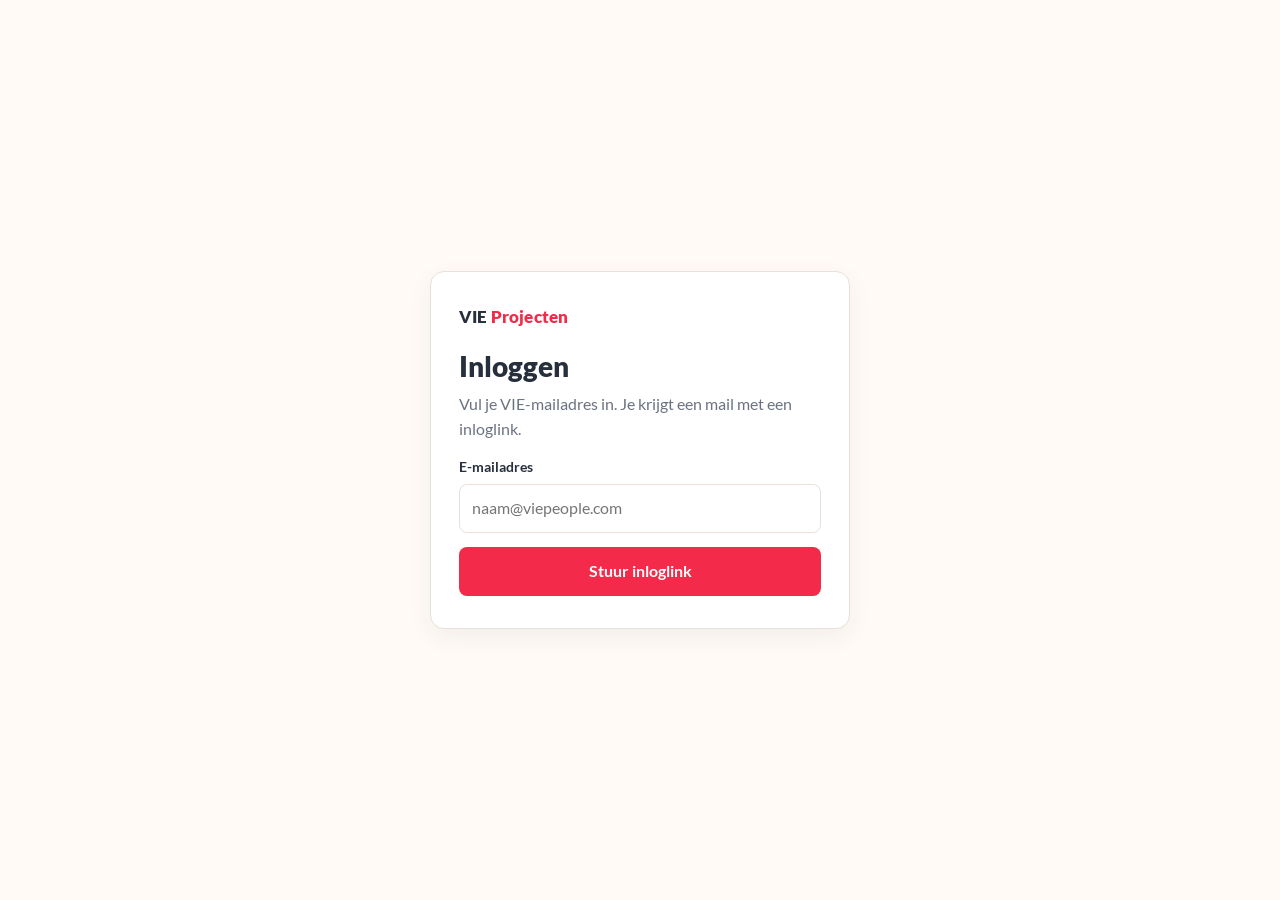
<file: site/index.html>
<!doctype html>
<html lang="nl">
<head>
  <meta charset="utf-8">
  <meta name="viewport" content="width=device-width, initial-scale=1">
  <meta name="robots" content="noindex, nofollow, noarchive">
  <title>VIE Projecten</title>
  <link rel="stylesheet" href="style.css">
</head>
<body>

  <!-- Laden -->
  <main id="scherm-laden" class="midden">
    <p class="zacht" id="laden-tekst">Even laden...</p>
  </main>

  <!-- Inloggen -->
  <main id="scherm-inloggen" class="midden" hidden>
    <div class="kaart">
      <p class="merk">VIE <span>Projecten</span></p>
      <h1>Inloggen</h1>
      <p class="zacht">Vul je VIE-mailadres in. Je krijgt een mail met een inloglink.</p>
      <p class="melding" id="inlog-melding" hidden></p>
      <form id="inlog-form" novalidate>
        <label for="email">E-mailadres</label>
        <input id="email" type="email" autocomplete="email" placeholder="naam@viepeople.com" required>
        <button type="submit" id="inlog-knop">Stuur inloglink</button>
      </form>
    </div>
  </main>

  <!-- Link verstuurd -->
  <main id="scherm-verstuurd" class="midden" hidden>
    <div class="kaart">
      <p class="merk">VIE <span>Projecten</span></p>
      <h1>Check je mail</h1>
      <p>Als <strong id="verstuurd-email"></strong> toegang heeft, staat er zo een inloglink in je inbox. Kijk ook even in je spam.</p>
      <p class="zacht">De link werkt één keer en is een uur geldig.</p>
      <button type="button" class="knop-licht" id="opnieuw-knop">Ander adres proberen</button>
    </div>
  </main>

  <!-- Geen toegang -->
  <main id="scherm-geen-toegang" class="midden" hidden>
    <div class="kaart">
      <p class="merk">VIE <span>Projecten</span></p>
      <h1>Geen toegang</h1>
      <p>Je bent ingelogd als <strong id="geen-toegang-email"></strong>, maar dit adres staat niet op de lijst.</p>
      <p class="zacht">Denk je dat dit niet klopt? Vraag Ryan om toegang.</p>
      <button type="button" class="knop-licht" data-uitloggen>Uitloggen</button>
    </div>
  </main>

  <!-- De site -->
  <div id="scherm-app" hidden>
    <header class="balk">
      <div class="balk-binnen">
        <p class="merk merk-licht">VIE <span>Projecten</span></p>
        <nav>
          <a href="#/bouwen" data-route="bouwen">Wat we bouwen</a>
          <a href="#/roadmap" data-route="roadmap">Roadmap</a>
        </nav>
        <div class="gebruiker">
          <span id="gebruiker"></span>
          <button type="button" class="knop-link" data-uitloggen>Uitloggen</button>
        </div>
      </div>
    </header>

    <main class="inhoud">
      <section id="pagina-bouwen" hidden>
        <h1>Wat we bouwen</h1>
        <p class="melding" data-laadfout hidden></p>
        <div class="tekst intro" data-tekst="intro"><p class="zacht">Inhoud laden...</p></div>

        <nav class="sectiemenu" aria-label="Op deze pagina">
          <button type="button" data-spring="sectie-projecten">Alle projecten</button>
          <button type="button" data-spring="sectie-viehr">viehr uitgelegd</button>
          <button type="button" data-spring="sectie-techniek">Techniek</button>
        </nav>

        <h2 id="sectie-projecten">Alle projecten</h2>
        <p class="zacht">Klik op een project voor doel, opbouw en open punten.</p>
        <div id="projecten"></div>

        <h2 id="sectie-viehr">viehr uitgelegd</h2>
        <div class="tekst" data-tekst="uitleg"></div>
        <h3>Per module</h3>
        <div id="modules"></div>

        <h2 id="sectie-techniek">Techniek</h2>
        <div class="tekst" data-tekst="techniek"></div>

        <p class="bijgewerkt" data-bijgewerkt></p>
      </section>

      <section id="pagina-roadmap" hidden>
        <h1>Roadmap</h1>
        <div class="tekst intro" data-tekst="roadmap_intro"></div>

        <h2>Planning</h2>
        <div id="planning"></div>

        <h2>Net afgerond</h2>
        <ul class="lijst" id="afgerond"></ul>

        <h2>Bewust geparkeerd</h2>
        <p class="zacht">Met het moment waarop het weer opgepakt wordt.</p>
        <ul class="lijst" id="geparkeerd"></ul>

        <h2>Open punten en risico's</h2>
        <div class="tekst" data-tekst="risicos"></div>

        <p class="bijgewerkt" data-bijgewerkt></p>
      </section>
    </main>
  </div>

  <script src="vendor/supabase-2.117.2.js"></script>
  <script src="config.js"></script>
  <script src="app.js"></script>
</body>
</html>
</file>
<file: site/style.css>
/* VIE Projecten: huisstijl VIE (crème, donkerblauw, rood, Lato). Lettertype staat lokaal, geen externe bronnen. */
@font-face { font-family: 'Lato'; font-weight: 400; font-style: normal; font-display: swap; src: url('fonts/lato-latin-400-normal.woff2') format('woff2'); }
@font-face { font-family: 'Lato'; font-weight: 700; font-style: normal; font-display: swap; src: url('fonts/lato-latin-700-normal.woff2') format('woff2'); }
@font-face { font-family: 'Lato'; font-weight: 900; font-style: normal; font-display: swap; src: url('fonts/lato-latin-900-normal.woff2') format('woff2'); }

:root {
  --creme: #FFFAF5;
  --blauw: #262F3B;
  --rood: #F32A49;
  --grijs: #6B7280;
  --lijn: #E7E1DA;
  --wit: #FFFFFF;
}

* { box-sizing: border-box; }
[hidden] { display: none !important; }

html, body { margin: 0; }
body {
  font-family: 'Lato', system-ui, -apple-system, 'Segoe UI', sans-serif;
  background: var(--creme);
  color: var(--blauw);
  font-size: 16px;
  line-height: 1.55;
  -webkit-font-smoothing: antialiased;
}

h1 { font-weight: 900; font-size: 1.75rem; line-height: 1.2; margin: 0 0 0.5rem; }
p { margin: 0 0 0.9rem; }
.zacht { color: var(--grijs); }

/* Merk */
.merk { font-weight: 900; font-size: 1.05rem; letter-spacing: 0.01em; margin: 0 0 1.25rem; }
.merk span { color: var(--rood); }
.merk-licht { color: var(--wit); margin: 0; }

/* Inlog- en meldingsschermen */
.midden { min-height: 100vh; display: flex; align-items: center; justify-content: center; padding: 24px 16px; }
.kaart {
  width: 100%; max-width: 420px;
  background: var(--wit);
  border: 1px solid var(--lijn);
  border-radius: 14px;
  padding: 32px 28px;
  box-shadow: 0 8px 24px rgba(38, 47, 59, 0.06);
}
label { display: block; font-weight: 700; font-size: 0.9rem; margin: 0.25rem 0 0.35rem; }
input[type=email] {
  width: 100%; font: inherit; color: inherit;
  padding: 11px 12px; border: 1px solid var(--lijn); border-radius: 8px; background: var(--wit);
}
input[type=email]:focus { outline: 2px solid var(--blauw); outline-offset: 1px; border-color: var(--blauw); }

button { font: inherit; cursor: pointer; }
button:disabled { opacity: 0.6; cursor: default; }
#inlog-knop {
  width: 100%; margin-top: 14px;
  background: var(--rood); color: var(--wit);
  border: 0; border-radius: 8px; padding: 12px 16px; font-weight: 700;
}
.knop-licht {
  background: transparent; color: var(--blauw);
  border: 1px solid var(--lijn); border-radius: 8px; padding: 9px 14px; font-weight: 700;
}
.knop-link { background: none; border: 0; color: inherit; padding: 0; text-decoration: underline; text-underline-offset: 3px; }

.melding {
  background: #FDECEF; color: #8A1024;
  border-radius: 8px; padding: 10px 12px; font-size: 0.92rem;
}

/* Balk bovenaan */
.balk { background: var(--blauw); color: var(--wit); }
.balk-binnen {
  max-width: 1080px; margin: 0 auto; padding: 14px 16px;
  display: flex; align-items: center; gap: 24px; flex-wrap: wrap;
}
.balk nav { display: flex; gap: 20px; flex: 1; }
.balk nav a {
  color: rgba(255, 255, 255, 0.78); text-decoration: none; font-weight: 700;
  padding: 4px 0; border-bottom: 2px solid transparent;
}
.balk nav a:hover { color: var(--wit); }
.balk nav a.actief { color: var(--wit); border-bottom-color: var(--rood); }
.gebruiker { font-size: 0.88rem; color: rgba(255, 255, 255, 0.78); display: flex; gap: 12px; align-items: center; }
.gebruiker .knop-link { color: var(--wit); }

/* Inhoud */
.inhoud { max-width: 1080px; margin: 0 auto; padding: 32px 16px 64px; }
h2 { font-weight: 900; font-size: 1.35rem; margin: 2.75rem 0 0.5rem; scroll-margin-top: 16px; }
h3 { font-weight: 900; font-size: 1.1rem; margin: 2rem 0 0.75rem; }
.tekst h4 { font-weight: 900; font-size: 1.05rem; margin: 1.5rem 0 0.4rem; }
.tekst h5 { font-weight: 700; font-size: 1rem; margin: 1.25rem 0 0.3rem; }
.tekst { max-width: 760px; }
.tekst ul, .veld-inhoud ul { margin: 0 0 0.9rem; padding-left: 1.2rem; }
.tekst li, .veld-inhoud li { margin-bottom: 0.3rem; }
.tekst .tabel { margin: 0.5rem 0 1rem; max-width: none; }
.intro { font-size: 1.05rem; }
code { font-family: ui-monospace, Menlo, monospace; font-size: 0.88em; background: #F2ECE5; padding: 1px 5px; border-radius: 4px; }
a { color: var(--blauw); text-underline-offset: 3px; }

.sectiemenu { display: flex; flex-wrap: wrap; gap: 8px; margin: 1.25rem 0 0; }
.sectiemenu button {
  background: var(--wit); color: var(--blauw); border: 1px solid var(--lijn);
  border-radius: 999px; padding: 6px 14px; font-weight: 700; font-size: 0.9rem;
}
.sectiemenu button:hover { border-color: var(--blauw); }

/* Tabellen */
.tabel { width: 100%; border-collapse: collapse; background: var(--wit); border: 1px solid var(--lijn); border-radius: 12px; overflow: hidden; font-size: 0.93rem; }
.tabel th { text-align: left; font-size: 0.78rem; text-transform: uppercase; letter-spacing: 0.04em; color: var(--grijs); background: #FBF6F0; padding: 10px 12px; border-bottom: 1px solid var(--lijn); }
.tabel td { padding: 11px 12px; border-top: 1px solid var(--lijn); vertical-align: top; }
.tabel tbody tr:first-child td { border-top: 0; }

.projecten tr.groep th {
  background: var(--creme); color: var(--blauw); font-size: 0.8rem; letter-spacing: 0.06em;
  padding: 16px 12px 6px; border-top: 1px solid var(--lijn); border-bottom: 0;
}
.projecten thead + tbody tr.groep th { border-top: 0; }
.projecten tr.project { cursor: pointer; }
.projecten tr.project:hover td { background: #FFFCF8; }
.projecten tr.project:focus { outline: 2px solid var(--blauw); outline-offset: -2px; }
.projecten tr.project td:first-child { min-width: 220px; }
.projecten .sub { display: block; color: var(--grijs); font-size: 0.85rem; margin-top: 2px; }
.pijl { display: inline-block; width: 0; height: 0; margin: 0 8px 2px 0; border-left: 5px solid var(--rood); border-top: 4px solid transparent; border-bottom: 4px solid transparent; transition: transform 0.15s; }
tr.project[aria-expanded="true"] .pijl { transform: rotate(90deg); }
tr.project[aria-expanded="true"] td { background: #FFFCF8; }

.projecten tr.detail td { border-top: 0; background: #FFFCF8; padding: 0 12px 16px 28px; }
.detail-binnen { display: grid; gap: 12px; max-width: 820px; }
.veld { display: grid; grid-template-columns: 130px 1fr; gap: 12px; }
.veld-label { font-weight: 700; font-size: 0.85rem; color: var(--grijs); padding-top: 2px; }
.veld-inhoud p:last-child, .veld-inhoud ul:last-child { margin-bottom: 0; }

.badge { display: inline-block; font-size: 0.78rem; font-weight: 700; border-radius: 999px; padding: 2px 10px; white-space: nowrap; }
.badge-ja { background: var(--blauw); color: var(--wit); }
.badge-nee { border: 1px solid var(--lijn); color: var(--blauw); background: var(--wit); }
.badge-nvt { color: var(--grijs); background: #F2ECE5; }
.badge-ai { background: #FDECEF; color: #B0102A; }

.bijgewerkt { margin-top: 3rem; font-size: 0.85rem; color: var(--grijs); }

/* Roadmap */
.planning td { font-size: 0.92rem; }
.planning td.periode { width: 150px; }
.planning td.periode .badge { margin-left: 6px; vertical-align: 1px; }
.planning tr.nu td { background: #FFF6F7; }
.planning tr.nu td.periode { box-shadow: inset 3px 0 0 var(--rood); }
.badge-nu { background: var(--rood); color: var(--wit); }
.items { margin: 0; padding-left: 1.05rem; }
.items li { margin-bottom: 0.5rem; }
.items li:last-child { margin-bottom: 0; }
.sub { display: block; color: var(--grijs); font-size: 0.85rem; margin-top: 1px; }
.klaar { margin: 0; font-style: italic; }
.lijst { list-style: none; margin: 0; padding: 0; background: var(--wit); border: 1px solid var(--lijn); border-radius: 12px; }
.lijst li { padding: 11px 14px; border-top: 1px solid var(--lijn); }
.lijst li:first-child { border-top: 0; }

@media (max-width: 760px) {
  .stapel, .stapel thead, .stapel tbody, .stapel tr, .stapel th, .stapel td { display: block; width: 100%; }
  .stapel thead { display: none; }
  .stapel { border: 0; background: transparent; }
  .stapel tr { background: var(--wit); border: 1px solid var(--lijn); border-radius: 12px; margin-bottom: 10px; padding: 6px 0; }
  .stapel td { border-top: 0; padding: 4px 14px; display: grid; grid-template-columns: 105px 1fr; gap: 10px; }
  .stapel td::before { content: attr(data-label); font-weight: 700; font-size: 0.8rem; color: var(--grijs); }
  .stapel td > .badge, .stapel td > .zacht { justify-self: start; align-self: start; }
  .projecten tr.groep { background: transparent; border: 0; padding: 0; margin: 18px 0 6px; }
  .projecten tr.groep th { padding: 0; background: transparent; }
  .projecten tr.project td:first-child { display: block; min-width: 0; padding-top: 8px; padding-bottom: 6px; }
  .projecten tr.project td:first-child::before { display: none; }
  .projecten tr.project[aria-expanded="true"] { border-radius: 12px 12px 0 0; margin-bottom: 0; border-bottom: 0; }
  .projecten tr.detail { border-radius: 0 0 12px 12px; border-top: 0; margin-top: 0; padding-top: 0; background: #FFFCF8; }
  .projecten tr.detail td { display: block; padding: 4px 14px 14px; }
  .projecten tr.detail td::before { display: none; }
  .veld { grid-template-columns: 1fr; gap: 2px; }
  .planning td.periode { width: 100%; }
  .planning tr.nu { border-color: var(--rood); }
  .planning tr.nu td.periode { box-shadow: none; }
}

@media (max-width: 640px) {
  .balk-binnen { gap: 10px 16px; }
  .balk nav { order: 3; flex-basis: 100%; }
  .gebruiker #gebruiker { display: none; }
  .kaart { padding: 26px 20px; }
}
</file>
